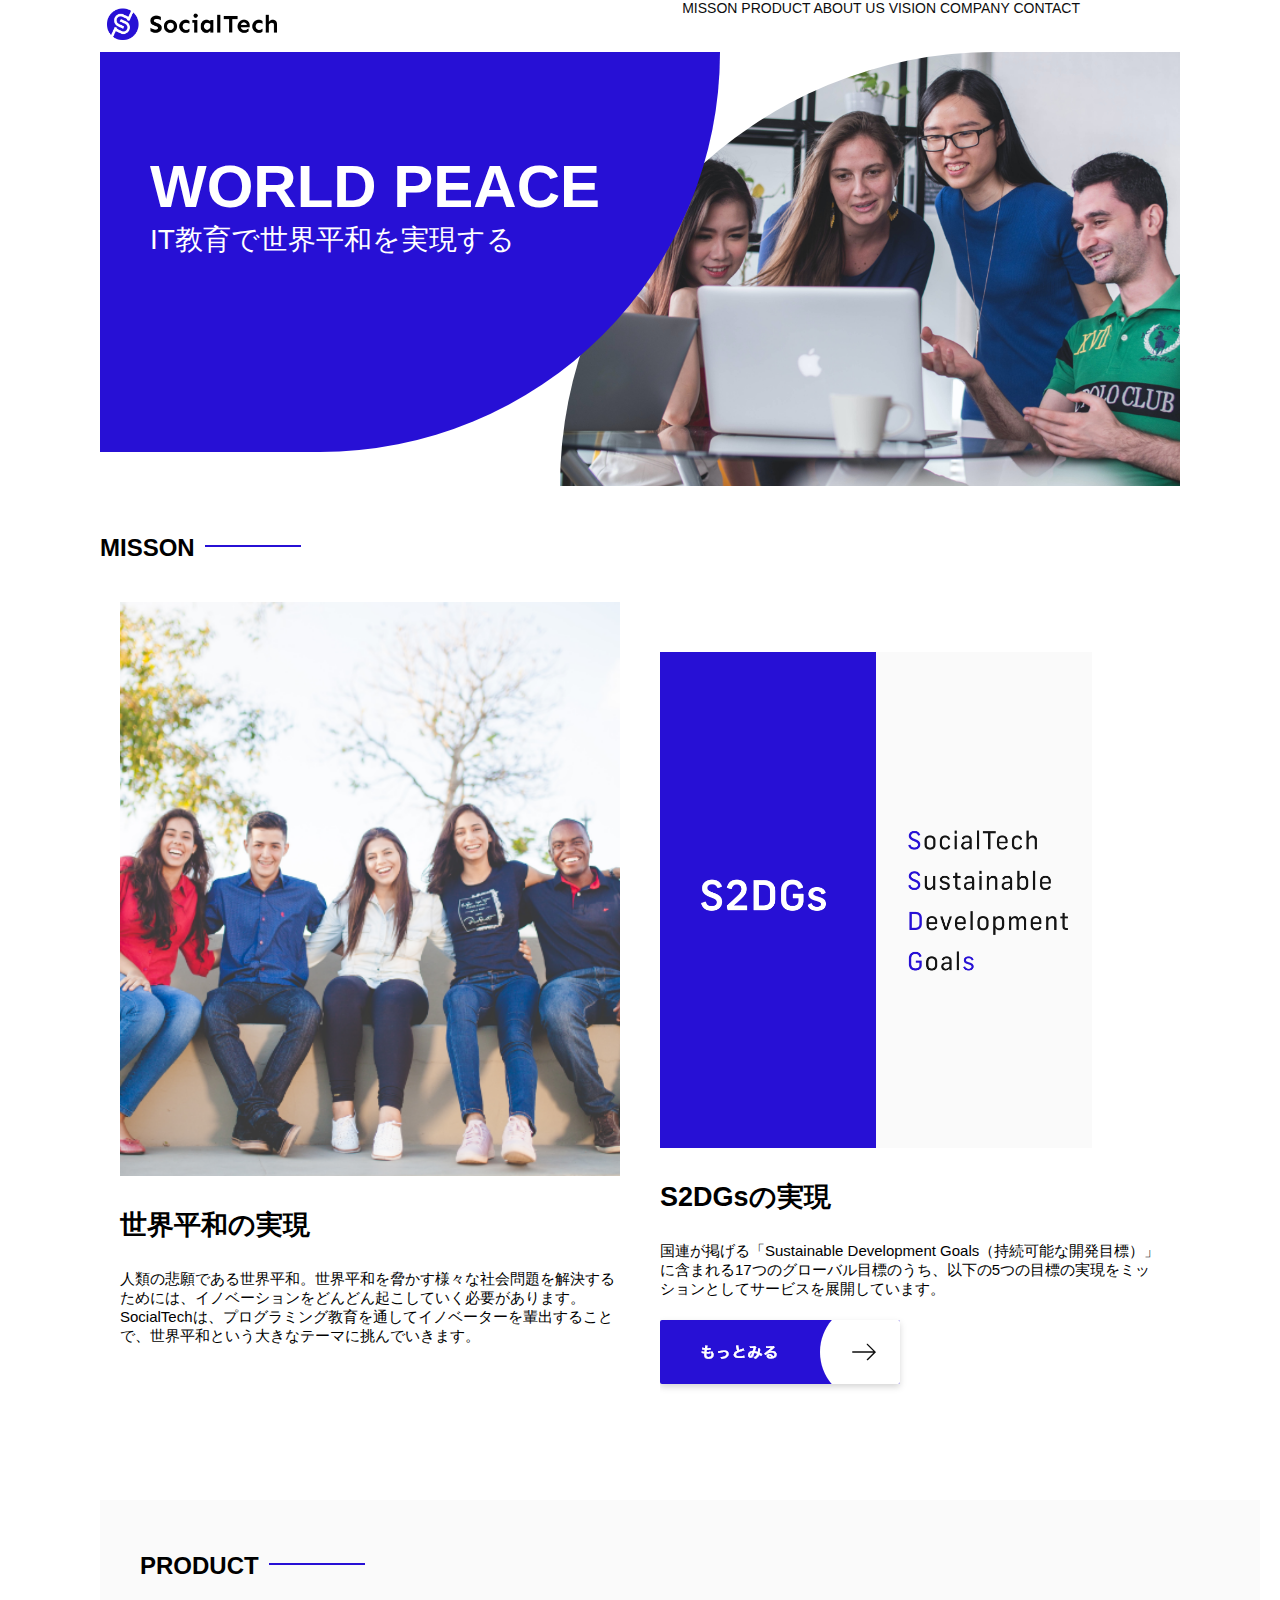
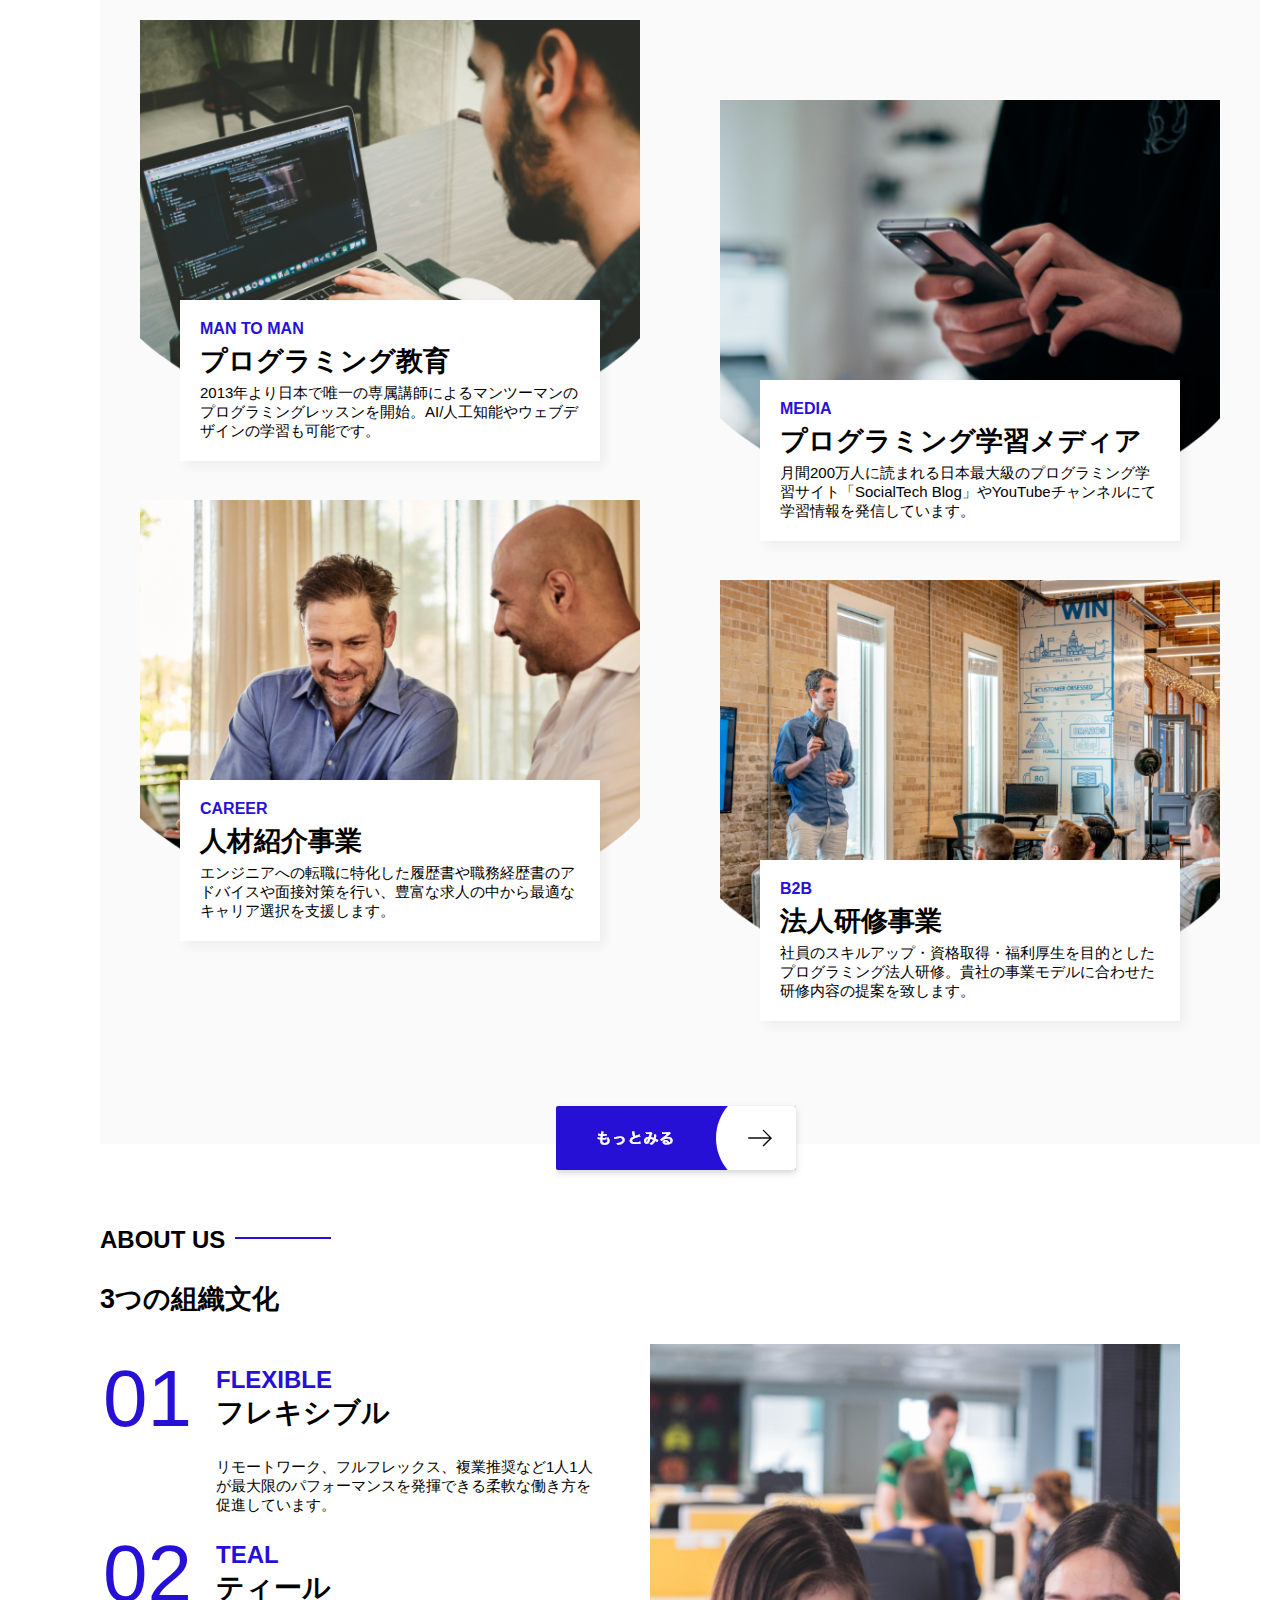
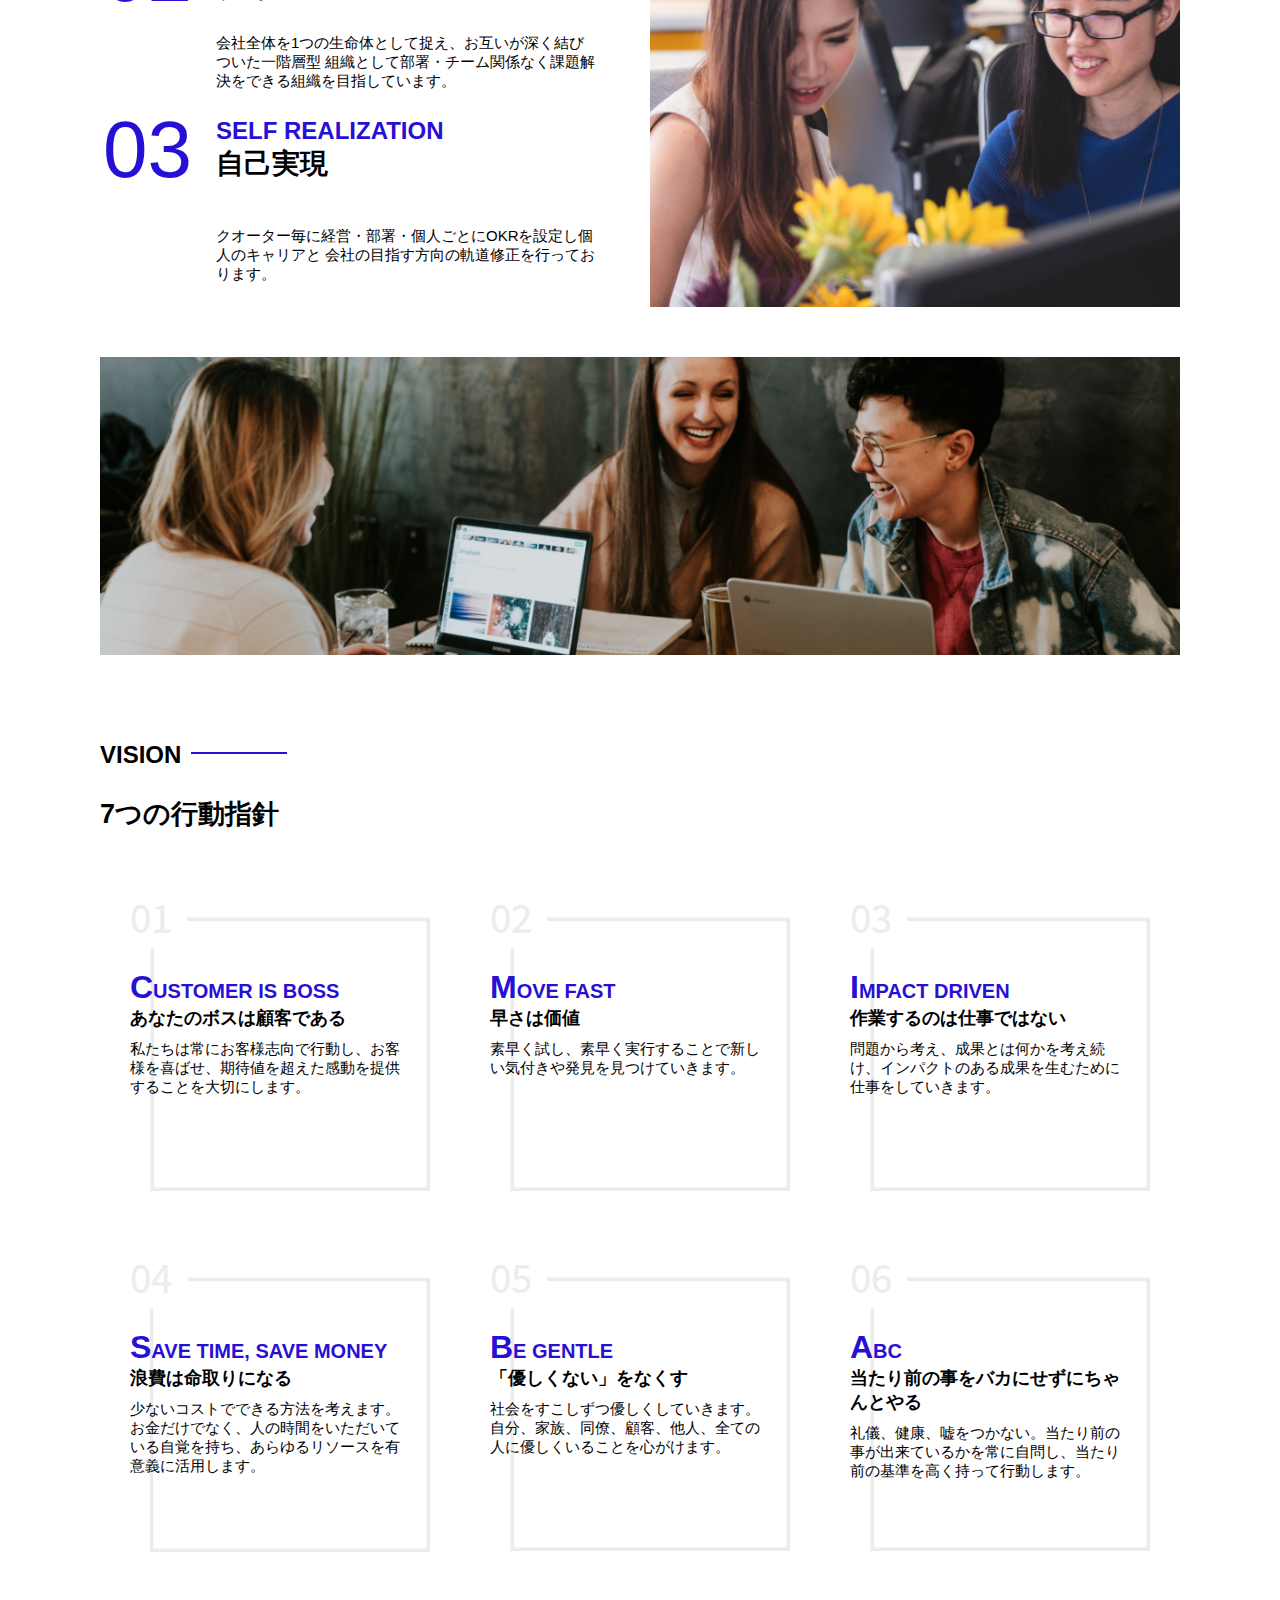
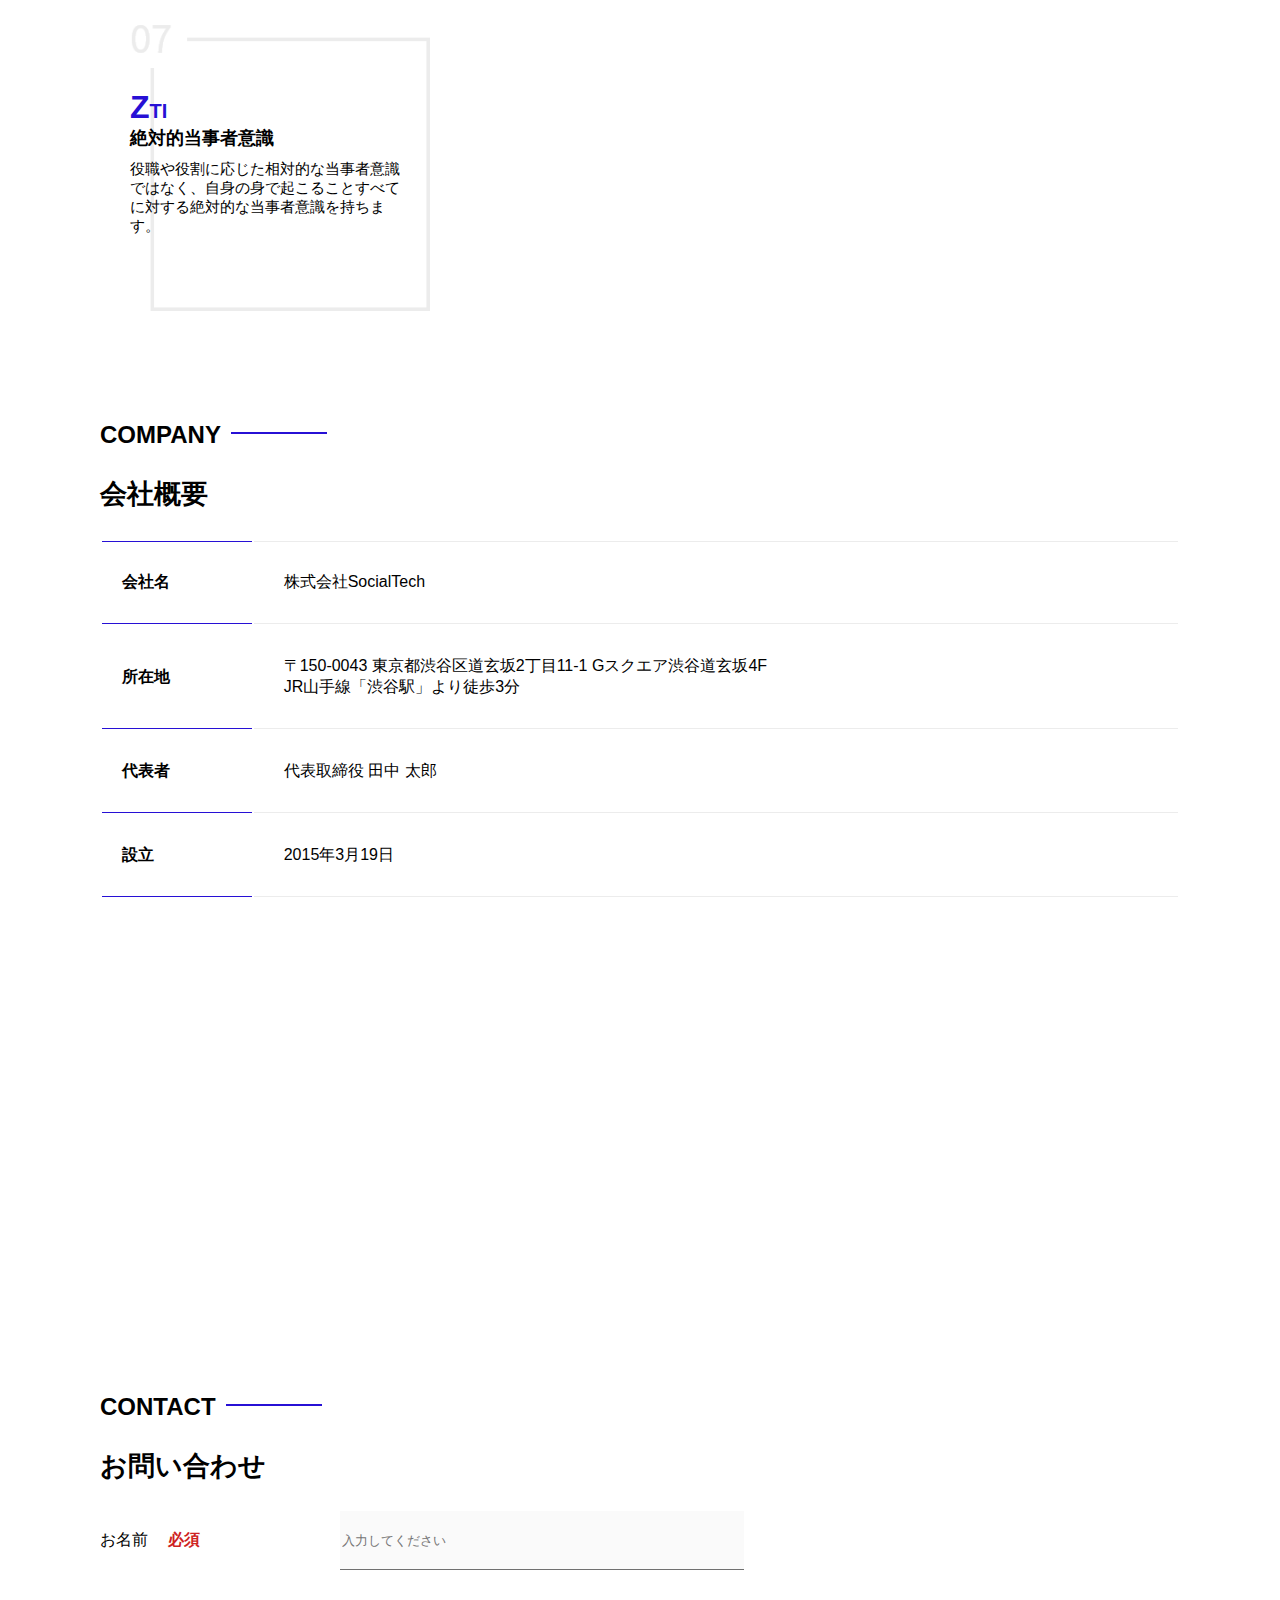
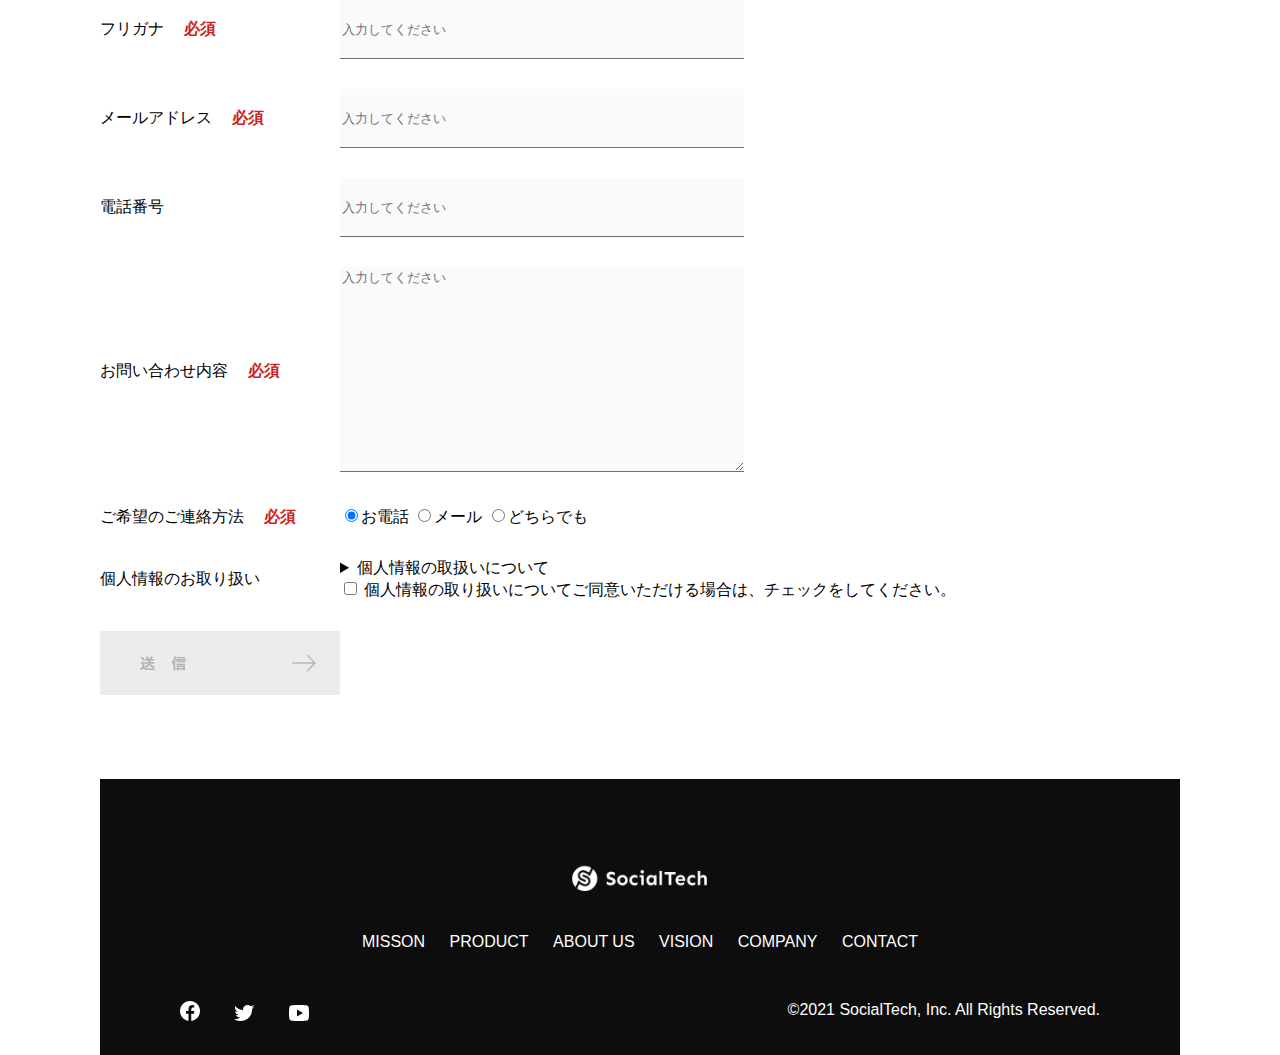
<file: index.html>
<!DOCTYPE html>
  <html>
    <head>
      <title>SocialTech</title>
        <meta charset="utf-8">
        <meta name="description" content="SocialTechはEdTech業界のリーディングカンパニーを目指します。">
          <meta name="viewport" content="width=device-width, initial-scale=1.0">
            <link rel="stylesheet" href="style.css">
        </head>
    <body>
      <!-- ヘッダー -->
      <header>
        <a href="index.html" id="logo"><img src="images/logo.png" alt="トップページに戻る"></a>
        <!--PC用ナビゲーション-->
        <nav id="nav-pc">
          <a href="mission.html">MISSON</a>
          <a href="product.html">PRODUCT</a>
          <a href="index.html#aboutus">ABOUT US</a>
          <a href="index.html#vision">VISION</a>
          <a href="index.html#company">COMPANY</a>
          <a href="index.html#contact">CONTACT</a>
        </nav>
        <img id="menu-sp" src="images/button-menu.png" alt="ナビゲーションを開く" onclick="document.getElementById('nav-sp').style.display = 'block'">
        <!--スマホ用メニューボタン-->
        <nav id="nav-sp">
          <img id="close" src="images/button-close.png" alt="ナビゲーションを閉じる" onclick="document.getElementById('nav-sp').style.display = 'none'">
          <a id="logo-sp" href="index.html" onclick="document.getElementById('nav-sp').style.display = 'none'"><img
            src="images/logo-sp.png" alt="トップページに戻る"></a>
          <a class="menu" href="mission.html" onclick="document.getElementById('nav-sp').style.display = 'none'">MISSION</a>
          <a class="menu" href="product.html" onclick="document.getElementById('nav-sp').style.display = 'none'">PRODUCT</a>
          <a class="menu" href="index.html#aboutus" onclick="document.getElementById('nav-sp').style.display = 'none'">ABOUT
            US</a>
          <a class="menu" href="index.html#vision"
            onclick="document.getElementById('nav-sp').style.display = 'none'">VISION</a>
          <a class="menu" href="index.html#company"
            onclick="document.getElementById('nav-sp').style.display = 'none'">COMPANY</a>
          <a class="menu" href="index.html#contact"
            onclick="document.getElementById('nav-sp').style.display = 'none'">CONTACT</a>
          <div id="sns">
            <a href="https://www.facebook.com/sejuku2013"><img src="images/button-facebook.png" alt="Facebookのリンク"></a>
            <a href="https://twitter.com/samuraijuku"><img src="images/button-twitter.png" alt="Twitterのリンク"></a>
            <a href="https://www.youtube.com/channel/UCCFOQO5aDK0xXam4cUQXT8g"><img src="images/button-youtube.png" alt="YouTubeのリンク"></a>
          </div>
        </nav>
      </header>
      <main>
        <article>
          <!--　メインビジュアル -->
          <section id="main-visual">
            <div id="main-message">
              <h1>WORLD PEACE</h1>
              <p>IT教育で世界平和を実現する</p>
            </div>
            <img src="images/index/index-main.png" alt="PCの周りに集まる多国籍の仲間たち">
          </section>
          <!-- mission -->
          <section id="mission">
              <h2 id="index-h2">MISSON</h2>
            <div id="mission-flex">
              <div>
                <img id="mission-photo" src="images/index/index-mission.png" alt="屋外のベンチで写真を撮影する多国籍の仲間たち">
                <h3>世界平和の実現</h3>
                <p>
                  人類の悲願である世界平和。世界平和を脅かす様々な社会問題を解決するためには、イノベーションをどんどん起こしていく必要があります。SocialTechは、プログラミング教育を通してイノベーターを輩出することで、世界平和という大きなテーマに挑んでいきます。
                </p>
              </div>
              <div>
                <img id="s2dgs" src="images/index/s2dgs.png" alt="S2DGS">
                <h3>S2DGsの実現</h3>
                <p>
                  国連が掲げる「Sustainable Development Goals（持続可能な開発目標）」に含まれる17つのグローバル目標のうち、以下の5つの目標の実現をミッションとしてサービスを展開しています。
                </p>
                  <a href="mission.html">
                    <img src="images/button-more.png" alt="もっと見る">
                  </a>
              </div>
            </div>
          </section>
          <!--プロダクト-->
          <section id="product">
            <h2 class="index-h2">PRODUCT</h2>
            <div>
              <div id="product-left">
                <div>
                  <img class="product-photo" src="images/index/index-mantoman.png" alt="PCでコードを書く男性">
                  <div class="product-explain">
                    <span>MAN TO MAN</span>
                    <h3>プログラミング教育</h3>
                    <p>2013年より日本で唯一の専属講師によるマンツーマンのプログラミングレッスンを開始。AI/人工知能やウェブデザインの学習も可能です。</p>                    
                  </div>
                </div>
                <div>
                  <img class="product-photo" src="images/index/index-career.png" alt="笑顔で話し合う2人の男性">
                  <div class="product-explain">
                    <span>CAREER</span>
                    <h3>人材紹介事業</h3>
                    <p>エンジニアへの転職に特化した履歴書や職務経歴書のアドバイスや面接対策を行い、豊富な求人の中から最適なキャリア選択を支援します。</p>
                  </div>
                </div>
              </div>
              <div id="product-right">
                <div>
                  <img class="product-photo" src="images/index/index-media.png" alt="スマートフォンを操作する人">
                  <div class="product-explain">
                    <span>MEDIA</span>
                    <h3>プログラミング学習メディア</h3>
                    <p>月間200万人に読まれる日本最大級のプログラミング学習サイト「SocialTech Blog」やYouTubeチャンネルにて学習情報を発信しています。</p>
                  </div>
                </div>
                <div>
                  <img class="product-photo" src="images/index/index-b2b.png" alt="講演中の男性とそれを聴く人々">
                  <div class="product-explain">
                    <span>B2B</span>
                    <h3>法人研修事業</h3>
                    <p>社員のスキルアップ・資格取得・福利厚生を目的としたプログラミング法人研修。貴社の事業モデルに合わせた研修内容の提案を致します。</p>
                  </div>
                </div>
              </div>
            </div>
              <div>
                <a id="product-more" href="product.html">
                  <img src="images/button-more.png" alt="もっとみる">
                </a>
              </div>
          </section>
          <!--ABOUT US-->
          <section id="aboutus">
            <h2 class="index-h2">ABOUT US</h2>
            <h3>3つの組織文化</h3>
            <div>
              <table class="culture-table">
                <tr>
                  <td><span class="culture-num">01</span></td>
                  <td>
                    <span class="culture-en">FLEXIBLE</span>
                    <span class="culture-jp">フレキシブル</span>
                  </td>
                </tr>
                <tr>
                  <td><!--空セル--></td>
                  <td>
                    <p class="culture-description">
                      リモートワーク、フルフレックス、複業推奨など1人1人が最大限のパフォーマンスを発揮できる柔軟な働き方を促進しています。
                    </p>
                  </td>
                </tr>
                <tr>
                  <td><span class="culture-num">02</span></td>
                  <td>
                    <span class="culture-en">TEAL</span>
                    <span class="culture-jp">ティール</span>
                  </td>
                </tr>
                <tr>
                  <td><!--空セル--></td>
                  <td>
                    <p class="culture-description">
                      会社全体を1つの生命体として捉え、お互いが深く結びついた一階層型
                      組織として部署・チーム関係なく課題解決をできる組織を目指しています。
                    </p>
                  </td>
                </tr>
                <tr>
                  <td><span class="culture-num">03</span></td>
                  <td>
                    <span class="culture-en">SELF REALIZATION</span>
                    <span class="culture-jp">自己実現</span>
                  </td>
                </tr>
                <tr>
                  <td><!--空セル--></td>
                  <td>
                    <p class="culutre-description">
                      クオーター毎に経営・部署・個人ごとにOKRを設定し個人のキャリアと
                      会社の目指す方向の軌道修正を行っております。
                    </p>
                  </td>
                </tr>
              </table>
              <img class="culture-img" src="images/index/index-aboutus1.png" alt="笑顔で話し合う2人の女性">
            </div>
            <img class="culture-img2" src="images/index/index-aboutus2.png" alt="笑顔で話し合う3人の男女">
          </section>
          <!--Vision-->
          <section id="vision"> 
            <h2 class="index-h2">VISION</h2>
            <h3>7つの行動指針</h3>
            <div>
              <div class="vision-box">
                <img src="images/index/vision-01.png" alt="01">
                <span>
                  <h4>CUSTOMER IS BOSS</h4>
                  <h5>あなたのボスは顧客である</h5>
                  <p>私たちは常にお客様志向で行動し、お客様を喜ばせ、期待値を超えた感動を提供することを大切にします。</p>
                </span>
              </div>
              <div class="vision-box">
                <img src="images/index/vision-02.png" alt="02">
                <span>
                  <h4>MOVE FAST</h4>
                  <h5>早さは価値</h5>
                  <p>素早く試し、素早く実行することで新しい気付きや発見を見つけていきます。</p>
                </span>
              </div>
              <div class="vision-box">
                <img src="images/index/vision-03.png" alt="03">
                <span>
                  <h4>IMPACT DRIVEN</h4>
                  <h5>作業するのは仕事ではない</h5>
                  <p>問題から考え、成果とは何かを考え続け、インパクトのある成果を生むために仕事をしていきます。</p>
                </span>
              </div>
              <div class="vision-box">
                <img src="images/index/vision-04.png" alt="04">
                <span>
                  <h4>SAVE TIME, SAVE MONEY</h4>
                  <h5>浪費は命取りになる</h5>
                  <p>少ないコストでできる方法を考えます。お金だけでなく、人の時間をいただいている自覚を持ち、あらゆるリソースを有意義に活用します。</p>
                </span>
              </div>              
              <div  class="vision-box">
                <img src="images/index/vision-05.png" alt="05">
                <span>
                  <h4>BE GENTLE</h4>
                  <h5>「優しくない」をなくす</h5>
                  <p>社会をすこしずつ優しくしていきます。自分、家族、同僚、顧客、他人、全ての人に優しくいることを心がけます。 </p>
                </span>
              </div>              
              <div class="vision-box">
                <img src="images/index/vision-06.png" alt="06">
                <span>
                  <h4>ABC</h4>
                  <h5>当たり前の事をバカにせずにちゃんとやる</h5>
                  <p>礼儀、健康、嘘をつかない。当たり前の事が出来ているかを常に自問し、当たり前の基準を高く持って行動します。</p>
                </span>
              </div>
              <div class="vision-box">
                <img src="images/index/vision-07.png" alt="07">
                <span>
                  <h4>ZTI</h4>
                  <h5>絶対的当事者意識</h5>
                  <p>役職や役割に応じた相対的な当事者意識ではなく、自身の身で起こることすべてに対する絶対的な当事者意識を持ちます。</p>
                </span>
              </div>
            </div>
          </section>
          <!--COMPANY-->
          <section id="company">
            <h2 class="index-h2">COMPANY</h2>
            <h3>会社概要</h3>
            <table id="company-table">
              <tr>
                <th class="tableheader-first">会社名</th>
                <td class="cell-first">株式会社SocialTech</td>
              </tr>
              <tr>
                <th class="tableheader">所在地</th>
                <td class="cell">〒150-0043 東京都渋谷区道玄坂2丁目11-1 Gスクエア渋谷道玄坂4F<br>JR山手線「渋谷駅」より徒歩3分</td>
              </tr>
              <tr>
                <th class="tableheader">代表者</th>
                <td class="cell">代表取締役 田中 太郎</td>
              </tr>
              <tr>
                <th class="tableheader">設立</th>
                <td class="cell">2015年3月19日</td>
              </tr> 
            </table>
            <iframe src="https://www.google.com/maps/embed?pb=!1m18!1m12!1m3!1d3241.7761314188992!2d139.69400201525812!3d35.65788688019975!2m3!1f0!2f0!3f0!3m2!1i1024!2i768!4f13.1!3m3!1m2!1s0x60188b55ffeee63f%3A0x73330361de4fb84f!2z44CSMTUwLTAwNDMg5p2x5Lqs6YO95riL6LC35Yy66YGT546E5Z2C77yS5LiB55uu77yR77yR4oiSMSBHIDRm!5e0!3m2!1sja!2sjp!4v1652971761822!5m2!1sja!2sjp" style="border:0;" allowfullscreen="" loading="lazy" referrerpolicy="no-referrer-when-downgrade"></iframe>
          </section>
          <!--Form-->
          <section id="contact">
            <h2 class="index-h2">CONTACT</h2>
            <h3>お問い合わせ</h3>
              <form action="https://api.staticforms.xyz/submit" method="post">
                <input type="text" name="honeypot" style="display:none">
                <!-- STATIC FORMSのアクセスキー -->
                <input type="hidden" name="accessKey" value="6034f574-25b8-4afe-ab5f-4c022c1eb957">
                <!--メールのタイトル-->
                <input type="hidden" name="subject" value="Webサイトからお問い合わせがありました" />
                <!--送信先のメールアドレスをvalueに設定する-->
                <input type="hidden" name="replyTo" value="funfun2015doradora@gmail.com">
                <!--redirectToのURLは公開後のURLへリンクする-->
                <input type="hidden" name="redirectTo"  value="">
              <div>
                <div class="contact-heading">
                  <label>お名前<span class="contact-span">必須</span></label>
                </div>
                <div class="contact-form">
                  <input type="text" name="name" placeholder="入力してください" class="contact-textbox">
                </div>
              </div>
              <div>
                <div class="contact-heading">
                  <label>フリガナ<span class="contact-span">必須</span></label>
                </div>
                <div>
                  <input type="text" name="furigana" placeholder="入力してください" class="contact-textbox"> 
                </div>
              </div>
              <div>
                <div class="contact-heading">
                  <label>メールアドレス<span class="contact-span">必須</span></label>
                </div>
                <div>
                  <input type="text" name="email" placeholder="入力してください" class="contact-textbox"> 
                </div>
              </div>
              <div>
                <div class="contact-heading">
                  <label>電話番号</label>
                </div>
                <div>
                  <input type="text" name="tel" placeholder="入力してください" class="contact-textbox"> 
                </div>
              </div>
              <div>
                <div class="contact-heading">
                  <label>お問い合わせ内容<span class="contact-span">必須</span></label>
                </div>
                <div>
                  <textarea class="contact-textarea" placeholder="入力してください" name="message"></textarea>
                </div>
              </div>
              <div>
                <div class="contact-heading">
                  <label>ご希望のご連絡方法<span class="contact-span">必須</span></label>
                </div>
                <div>
                  <input class="radiobutton" type="radio" value="tel" name="contact" checked><label>お電話</label>
                  <input class="radiobutton" type="radio" value="email" name="contact"><label>メール</label>
                  <input class="radiobutton" type="radio" value="both" name="contact"><label>どちらでも</label>
                </div>
              </div>
              <div>
                <div class="contact-heading">
                  <label>個人情報のお取り扱い</label>
                </div>
                <div>
                  <details>
                    <summary>個人情報の取扱いについて</summary>
                    <div>
                      <span>１．組織の名称又は氏名</span><br>
                      株式会社SocialTech<br><br>
                      <span>２．個人情報保護管理者（若しくはその代理人）の氏名又は職名、所属及び連絡先
                        鈴木 一郎 コーポレート部</span><br>
                      メールアドレス：support@socialtech.net<br>
                      TEL：03-xxxx-xxxx<br>
                      <span>３．個人情報の利用目的</span><br>
                      ・本サービス及び本サービスに関連する情報の提供又はそれらに関する連絡のため<br>
                      ・ユーザーの本人確認のため<br>
                      ・当社サービスのご案内のため<br>
                      ・当社の商品等の広告または宣伝（電子メールによるものを含むものとします。）<br><br>
                      <span>４．個人情報の取り扱い業務の委託</span><br>
                      個人情報の取扱業務の全部または一部を外部に業務委託する場合があります。<br>
                      その際、弊社は、個人情報を適切に保護できる管理体制を敷き実行していることを条件として<br>
                      委託先を厳選したうえで、機密保持契約を委託先と締結し、お客様の個人情報を厳密に管理させます。<br><br>
                      <span>５．個人情報の開示等の請求</span><br>
                      お客様は、弊社に対してご自身の個人情報の開示等（利用目的の通知、開示、内容の訂正・追加・削除、利用の停止または消去、第三者への提供の停止）に関して、当社問合わせ窓口に申し出ることができます。<br>
                      その際、弊社はお客様ご本人を確認させていただいたうえで、合理的な期間内に対応いたします。<br><br>
                      なお、個人情報に関する弊社問合わせ先は、次の通りです。<br><br>
                      株式会社SocialTech　個人情報問合せ窓口<br>
                      〒150-0043　東京都渋谷区道玄坂2丁目11-1 Ｇスクエア渋谷道玄坂 4F<br>
                      メールアドレス：support@socialtech.net　TEL：03-xxxx-xxxx<br><br>
                      <span>６．個人情報を提供されることの任意性について</span><br><br>
                      お客様がご自身の個人情報を弊社に提供されるか否かは、お客様のご判断によりますが、もしご提供されない場合には、適切なサービスが提供できない場合がありますので予めご了承ください。
                    </div>
                  </details>
                  <input type="checkbox" name="agree">
                  <span>個人情報の取り扱いについてご同意いただける場合は、チェックをしてください。</span>
                </div>
              </div>
              <input type="image" value="Submit" src="images/button-submit.png" alt="送信する">
            </form>
          </section>
        </article>
      </main>
    </body>
    <footer>
      <div id="footer-logo">
        <img src="images/logo-sp.png" alt="SocialTech">
      </div>
      <div id="footer-link">
        <a href="mission.html">MISSON</a>
        <a href="product.html">PRODUCT</a>
        <a href="index.html#aboutus">ABOUT US</a>
        <a href="index.html#vision">VISION</a>
        <a href="index.html#company">COMPANY</a>
        <a href="index.html#contact">CONTACT</a>
      </div>
      <div id="sns-footer">
        <a href="https://www.facebook.com/sejuku2013"><img src="images/button-facebook.png" alt="Facebookのリンク"></a>
        <a href="https://twitter.com/samuraijuku"><img src="images/button-twitter.png" alt="Twitterのリンク"></a>
        <a href="https://www.youtube.com/channel/UCCFOQO5aDK0xXam4cUQXT8g"><img src="images/button-youtube.png" alt="YouTubeのリンク"></a>
        <span id="copyright">&copy;2021 SocialTech, Inc. All Rights Reserved. </span>
      </div>
    </footer>
  </html>
</file>
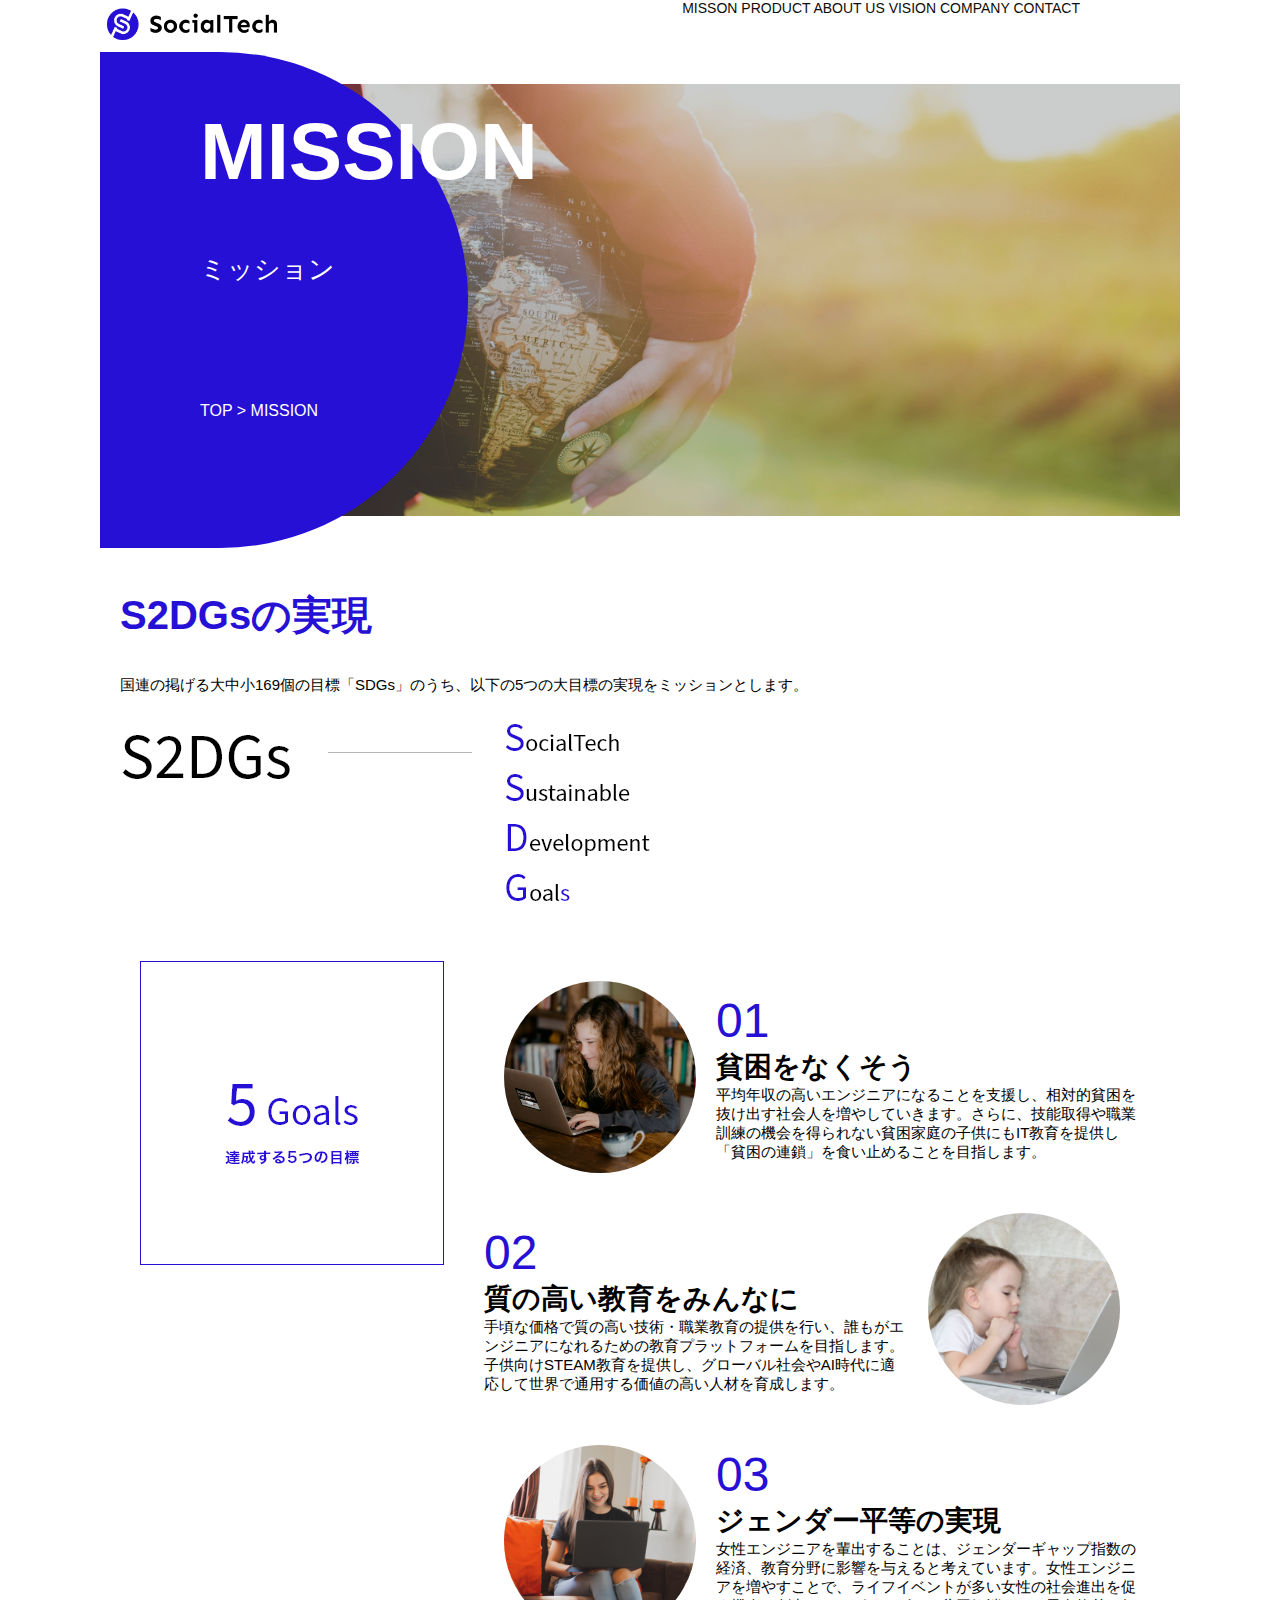
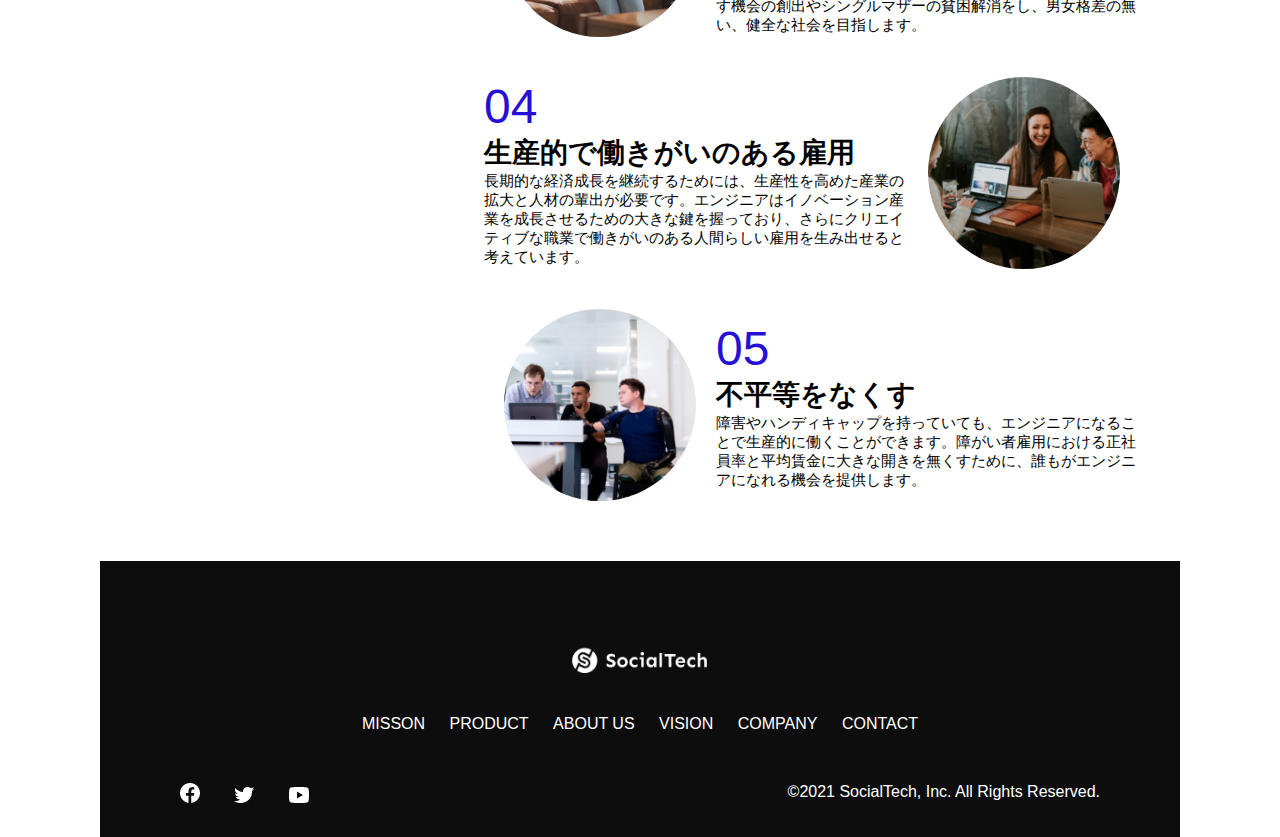
<file: mission.html>
<!DOCTYPE html>
  <html>
    <head>
      <title>SocialTech - MISSION ミッション -</title>
      <meta charset="utf-8">
      <meta name="description" content="SocialTechが目指す5つの目標（S2DGs）を紹介します">
        <meta name="viewport" content="width=device-width, initial-scale=1.0">
        <link rel="stylesheet" href="style.css">
    </head>
    <body>
      <header>
        <a href="index.html" id="logo"><img src="images/logo.png" alt="トップページに戻る"></a>
        <!--PC用ナビゲーション-->
        <nav id="nav-pc">
          <a href="mission.html">MISSON</a>
          <a href="product.html">PRODUCT</a>
          <a href="index.html#aboutus">ABOUT US</a>
          <a href="index.html#vision">VISION</a>
          <a href="index.html#company">COMPANY</a>
          <a href="index.html#contact">CONTACT</a>
        </nav>
        <img id="menu-sp" src="images/button-menu.png" alt="ナビゲーションを開く" onclick="document.getElementById('nav-sp').style.display = 'block'">
        <!--スマホ用メニューボタン-->
        <nav id="nav-sp">
          <img id="close" src="images/button-close.png" alt="ナビゲーションを閉じる" onclick="document.getElementById('nav-sp').style.display = 'none'">
          <a id="logo-sp" href="index.html" onclick="document.getElementById('nav-sp').style.display = 'none'"><img
            src="images/logo-sp.png" alt="トップページに戻る"></a>
          <a class="menu" href="mission.html" onclick="document.getElementById('nav-sp').style.display = 'none'">MISSION</a>
          <a class="menu" href="product.html" onclick="document.getElementById('nav-sp').style.display = 'none'">PRODUCT</a>
          <a class="menu" href="index.html#aboutus" onclick="document.getElementById('nav-sp').style.display = 'none'">ABOUT
            US</a>
          <a class="menu" href="index.html#vision"
            onclick="document.getElementById('nav-sp').style.display = 'none'">VISION</a>
          <a class="menu" href="index.html#company"
            onclick="document.getElementById('nav-sp').style.display = 'none'">COMPANY</a>
          <a class="menu" href="index.html#contact"
            onclick="document.getElementById('nav-sp').style.display = 'none'">CONTACT</a>
          <div id="sns">
            <a href="https://www.facebook.com/sejuku2013"><img src="images/button-facebook.png" alt="Facebookのリンク"></a>
            <a href="https://twitter.com/samuraijuku"><img src="images/button-twitter.png" alt="Twitterのリンク"></a>
            <a href="https://www.youtube.com/channel/UCCFOQO5aDK0xXam4cUQXT8g"><img src="images/button-youtube.png" alt="YouTubeのリンク"></a>
          </div>
        </nav>
      </header>
      <main>
      <!--メインビジュアル-->
        <section id="mission-main">
          <div id="mission-title">
            <h1>MISSION</h1>
            <span>ミッション</span>
            <div>TOP > MISSION</div>
          </div>
        </section>
      <!--「S2DGs」セクション-->
        <section id="mission-s2dgs">
          <h2 class="mission-h2">S2DGsの実現</h2>
          <p>国連の掲げる大中小169個の目標「SDGs」のうち、以下の5つの大目標の実現をミッションとします。</p>
          <img src="images/mission/mission-s2dgs.png" alt="S2DGs">
        </section>
      <!--「5Goals」セクション--> 
        <section id="mission-5goals">
          <div>
            <img id="s2dgs-image" src="images/mission/mission-5goals.png" alt="5Goals">
          </div>
          <div>
            <div class="fivegoals-image-left" >
              <img src="images/mission/mission-5goals01.png" alt="">
              <div>
                <span class="fivegoals-number">01</span>
                <h3 class="fivegoals-h3">貧困をなくそう</h3>
                <p class="fivegoals-p">平均年収の高いエンジニアになることを支援し、相対的貧困を抜け出す社会人を増やしていきます。さらに、技能取得や職業訓練の機会を得られない貧困家庭の子供にもIT教育を提供し「貧困の連鎖」を食い止めることを目指します。</p>
              </div>
            </div>
          <!--
            <p><span class="text1">↑</span>がdisplay:flex を使用した結果。<span class="text1">↓</span>がfloatを使用した結果</p> 
            <div>
              <img class="fivegoals-image-left1" src="images/mission/mission-5goals01.png" alt="PCを操作する女の子">
              <span class="fivegoals-number">01</span>
              <h3 class="fivegoals-h3">貧困をなくそう</h3>
              <p class="fivegoals-p">
                平均年収の高いエンジニアになることを支援し、相対的貧困を抜け出す社会人を増やしていきます。さらに、技能取得や職業訓練の機会を得られない貧困家庭の子供にもIT教育を提供し「貧困の連鎖」を食い止めることを目指します。
              </p>
            </div>
          -->
            <div class="fivegoals-image-right">
              <div>
                <span class="fivegoals-number">02</span>
                <h3 class="fivegoals-h3">質の高い教育をみんなに</h3>
                <p class="fivegoals-p">手頃な価格で質の高い技術・職業教育の提供を行い、誰もがエンジニアになれるための教育プラットフォームを目指します。子供向けSTEAM教育を提供し、グローバル社会やAI時代に適応して世界で通用する価値の高い人材を育成します。</p>
              </div>
              <img src="images/mission/mission-5goals02.png" alt="">
            </div>
            <!--
            <div>
              <div>
                <span class="fivegoals-number">02</span>
                <h3 class="fivegoals-h3">質の高い教育をみんなに</h3>
                <p class="fivegoals-p">手頃な価格で質の高い技術・職業教育の提供を行い、誰もがエンジニアになれるための教育プラットフォームを目指します。子供向けSTEAM教育を提供し、グローバル社会やAI時代に適応して世界で通用する価値の高い人材を育成します。</p>
              </div>
              <img  class="fivegoals-image-right1" src="images/mission/mission-5goals02.png" alt="">
            </div>
            -->
            <div class="fivegoals-image-left">
              <img src="images/mission/mission-5goals03.png" alt="">
              <div>
                <span class="fivegoals-number">03</span>
                <h3 class="fivegoals-h3">ジェンダー平等の実現</h3>
                <p class="fivegoals-p">女性エンジニアを輩出することは、ジェンダーギャップ指数の経済、教育分野に影響を与えると考えています。女性エンジニアを増やすことで、ライフイベントが多い女性の社会進出を促す機会の創出やシングルマザーの貧困解消をし、男女格差の無い、健全な社会を目指します。</p>
              </div>
            </div>

            <div  class="fivegoals-image-right">
              <div>
                <span class="fivegoals-number">04</span>
                <h3 class="fivegoals-h3">生産的で働きがいのある雇用</h3>
                <p class="fivegoals-p">長期的な経済成長を継続するためには、生産性を高めた産業の拡大と人材の輩出が必要です。エンジニアはイノベーション産業を成長させるための大きな鍵を握っており、さらにクリエイティブな職業で働きがいのある人間らしい雇用を生み出せると考えています。</p>
              </div>
              <img src="images/mission/mission-5goals04.png" alt="">
            </div>

            <div  class="fivegoals-image-left">
              <img src="images/mission/mission-5goals05.png" alt="">
              <div>
                <span class="fivegoals-number">05</span>
                <h3 class="fivegoals-h3">不平等をなくす</h3>
                <p class="fivegoals-p">障害やハンディキャップを持っていても、エンジニアになることで生産的に働くことができます。障がい者雇用における正社員率と平均賃金に大きな開きを無くすために、誰もがエンジニアになれる機会を提供します。</p>
              </div>
            </div>
            
          </div>
        </section>
      </main>
      <footer>
        <div id="footer-logo">
          <img src="images/logo-sp.png" alt="SocialTech">
        </div>
        <div id="footer-link">
          <a href="mission.html">MISSON</a>
          <a href="product.html">PRODUCT</a>
          <a href="index.html#aboutus">ABOUT US</a>
          <a href="index.html#vision">VISION</a>
          <a href="index.html#company">COMPANY</a>
          <a href="index.html#contact">CONTACT</a>
        </div>
        <div id="sns-footer">
          <a href="https://www.facebook.com/sejuku2013"><img src="images/button-facebook.png" alt="Facebookのリンク"></a>
          <a href="https://twitter.com/samuraijuku"><img src="images/button-twitter.png" alt="Twitterのリンク"></a>
          <a href="https://www.youtube.com/channel/UCCFOQO5aDK0xXam4cUQXT8g"><img src="images/button-youtube.png" alt="YouTubeのリンク"></a>
          <span id="copyright">&copy;2021 SocialTech, Inc. All Rights Reserved. </span>
        </div>
      </footer>
    </body>
  </html>
</file>
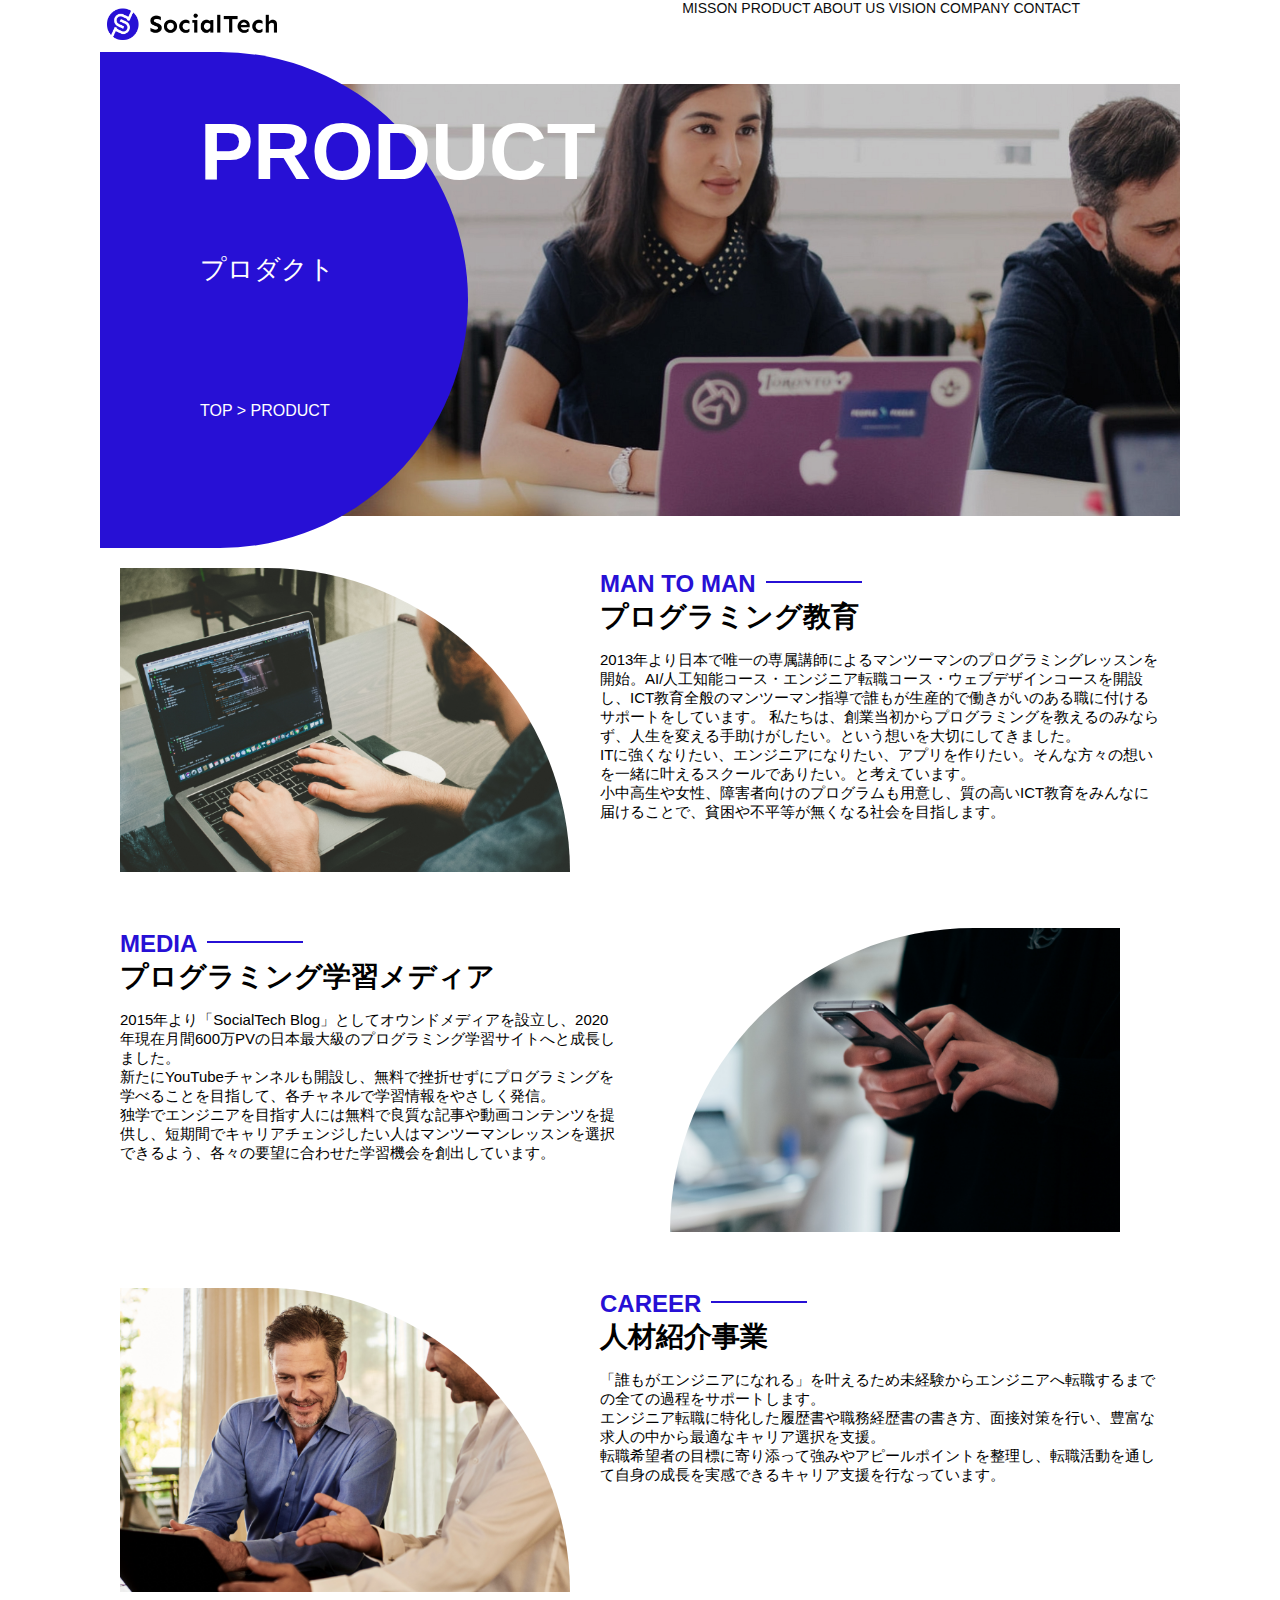
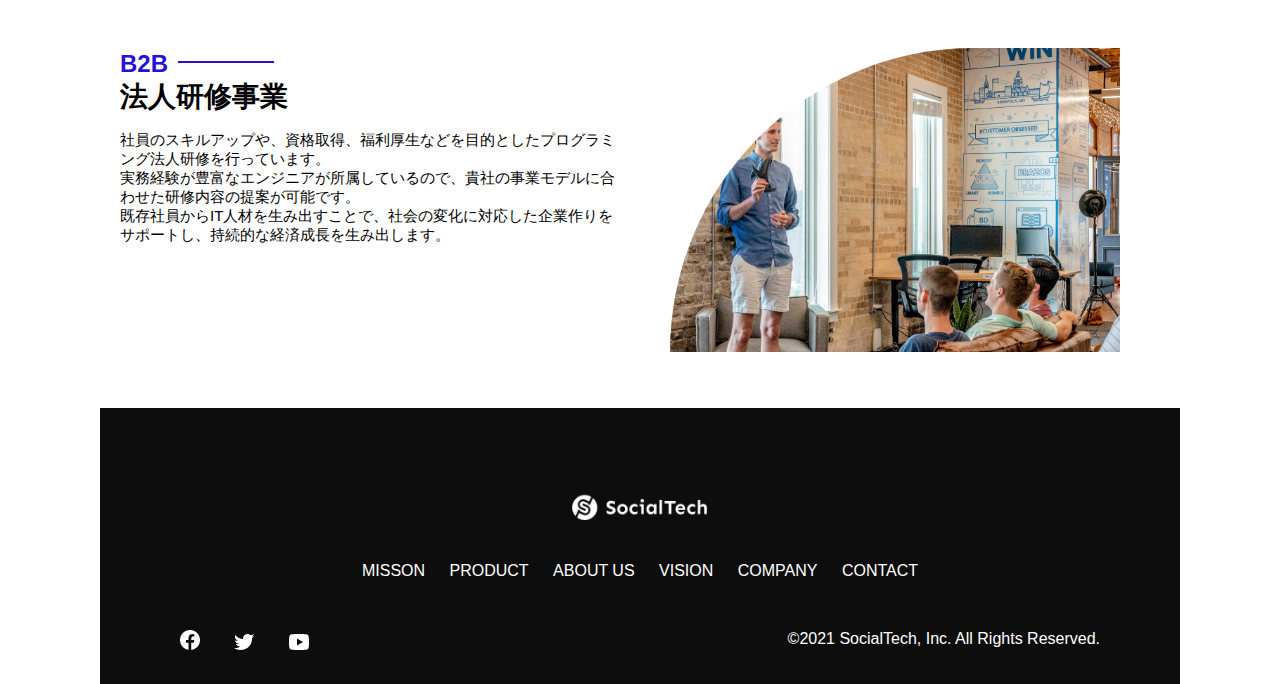
<file: product.html>
<!DOCTYPE html>
  <html>
    <head>
      <title>SocialTech -PRODUCT プロダクト-</title>
      <meta charset="utf-8">
      <meta name="description" content="SocialTechの4つのプロダクトを紹介しま
      す">
        <meta name="viewport" content="width=device-width, initial-scale=1.0">
        <link rel="stylesheet" href="style.css">
    </head>
    <body>
      <header>
        <a href="index.html" id="logo"><img src="images/logo.png" alt="トップページに戻る"></a>
        <!--PC用ナビゲーション-->
        <nav id="nav-pc">
          <a href="mission.html">MISSON</a>
          <a href="product.html">PRODUCT</a>
          <a href="index.html#aboutus">ABOUT US</a>
          <a href="index.html#vision">VISION</a>
          <a href="index.html#company">COMPANY</a>
          <a href="index.html#contact">CONTACT</a>
        </nav>
        <img id="menu-sp" src="images/button-menu.png" alt="ナビゲーションを開く" onclick="document.getElementById('nav-sp').style.display = 'block'">
        <!--スマホ用メニューボタン-->
        <nav id="nav-sp">
          <img id="close" src="images/button-close.png" alt="ナビゲーションを閉じる" onclick="document.getElementById('nav-sp').style.display = 'none'">
          <a id="logo-sp" href="index.html" onclick="document.getElementById('nav-sp').style.display = 'none'"><img
            src="images/logo-sp.png" alt="トップページに戻る"></a>
          <a class="menu" href="mission.html" onclick="document.getElementById('nav-sp').style.display = 'none'">MISSION</a>
          <a class="menu" href="product.html" onclick="document.getElementById('nav-sp').style.display = 'none'">PRODUCT</a>
          <a class="menu" href="index.html#aboutus" onclick="document.getElementById('nav-sp').style.display = 'none'">ABOUT
            US</a>
          <a class="menu" href="index.html#vision"
            onclick="document.getElementById('nav-sp').style.display = 'none'">VISION</a>
          <a class="menu" href="index.html#company"
            onclick="document.getElementById('nav-sp').style.display = 'none'">COMPANY</a>
          <a class="menu" href="index.html#contact"
            onclick="document.getElementById('nav-sp').style.display = 'none'">CONTACT</a>
          <div id="sns">
            <a href="https://www.facebook.com/sejuku2013"><img src="images/button-facebook.png" alt="Facebookのリンク"></a>
            <a href="https://twitter.com/samuraijuku"><img src="images/button-twitter.png" alt="Twitterのリンク"></a>
            <a href="https://www.youtube.com/channel/UCCFOQO5aDK0xXam4cUQXT8g"><img src="images/button-youtube.png" alt="YouTubeのリンク"></a>
          </div>
        </nav>
      </header>
      <main>
        <!--メインビジュアル-->
        <section id="product-main">
          <div id="product-title">
            <h1>PRODUCT</h1>
            <span>プロダクト</span>
            <div>TOP > PRODUCT</div>
          </div>
        </section>
        <!--メインコンテンツ-->
        <section class="product-section1">
          <img class="product-imge2" src="images/product/product-mantoman.png" alt="PCでコードを書く男性">
          <div>
            <h2 class="product-h2">MAN TO MAN</h2>
            <h3 class="product-h3">プログラミング教育</h3>
            <p>
              2013年より日本で唯一の専属講師によるマンツーマンのプログラミングレッスンを開始。AI/人工知能コース・エンジニア転職コース・ウェブデザインコースを開設し、ICT教育全般のマンツーマン指導で誰もが生産的で働きがいのある職に付けるサポートをしています。
              私たちは、創業当初からプログラミングを教えるのみならず、人生を変える手助けがしたい。という想いを大切にしてきました。<br>ITに強くなりたい、エンジニアになりたい、アプリを作りたい。そんな方々の想いを一緒に叶えるスクールでありたい。と考えています。<br>小中高生や女性、障害者向けのプログラムも用意し、質の高いICT教育をみんなに届けることで、貧困や不平等が無くなる社会を目指します。
            </p>
          </div>
        </section>

        <section class="product-section2">
          <div>
            <h2 class="product-h2">MEDIA</h2>
            <h3 class="product-h3">プログラミング学習メディア</h3>
            <p>2015年より「SocialTech
              Blog」としてオウンドメディアを設立し、2020年現在月間600万PVの日本最大級のプログラミング学習サイトへと成長しました。<br>新たにYouTubeチャンネルも開設し、無料で挫折せずにプログラミングを学べることを目指して、各チャネルで学習情報をやさしく発信。<br>独学でエンジニアを目指す人には無料で良質な記事や動画コンテンツを提供し、短期間でキャリアチェンジしたい人はマンツーマンレッスンを選択できるよう、各々の要望に合わせた学習機会を創出しています。
            </p>
          </div>
          <img class="product-imge2" src="images/product/product-media.png" alt="スマートフォンを操作する人">
        </section>

        <section class="product-section1">
          <img src="images/product/product-career.png" alt="笑顔で話し合う2人の男性">
          <div>
            <h2 class="product-h2">CAREER</h2>
            <h3 class="product-h3">人材紹介事業</h3>
            <p>
              「誰もがエンジニアになれる」を叶えるため未経験からエンジニアへ転職するまでの全ての過程をサポートします。<br>エンジニア転職に特化した履歴書や職務経歴書の書き方、面接対策を行い、豊富な求人の中から最適なキャリア選択を支援。<br>転職希望者の目標に寄り添って強みやアピールポイントを整理し、転職活動を通して自身の成長を実感できるキャリア支援を行なっています。<br>
            </p>
          </div>
        </section>
        
        <section class="product-section2">
          <div>
            <h2 class="product-h2">B2B</h2>
            <h3 class="product-h3">法人研修事業</h3>
            <p>
              社員のスキルアップや、資格取得、福利厚生などを目的としたプログラミング法人研修を行っています。<br>実務経験が豊富なエンジニアが所属しているので、貴社の事業モデルに合わせた研修内容の提案が可能です。<br>既存社員からIT人材を生み出すことで、社会の変化に対応した企業作りをサポートし、持続的な経済成長を生み出します。
            </p>
          </div>
          <img src="images/product/product-b2b.png" alt="講演中の男性とそれを聴く人々">
        </section>

        <section></section>

      </main>
      <footer>
        <div id="footer-logo">
          <img src="images/logo-sp.png" alt="SocialTech">
        </div>
        <div id="footer-link">
          <a href="mission.html">MISSON</a>
          <a href="product.html">PRODUCT</a>
          <a href="index.html#aboutus">ABOUT US</a>
          <a href="index.html#vision">VISION</a>
          <a href="index.html#company">COMPANY</a>
          <a href="index.html#contact">CONTACT</a>
        </div>
        <div id="sns-footer">
          <a href="https://www.facebook.com/sejuku2013"><img src="images/button-facebook.png" alt="Facebookのリンク"></a>
          <a href="https://twitter.com/samuraijuku"><img src="images/button-twitter.png" alt="Twitterのリンク"></a>
          <a href="https://www.youtube.com/channel/UCCFOQO5aDK0xXam4cUQXT8g"><img src="images/button-youtube.png" alt="YouTubeのリンク"></a>
          <span id="copyright">&copy;2021 SocialTech, Inc. All Rights Reserved. </span>
        </div>
      </footer>
    </body>
  </html>
</file>
<file: style.css>
/* PC、スマホの共通スタイルを設定 */
body {
  font-family: "Source Sans Pro","Hiragino Kaku Gothic ProN", Meiryo, Arial, sans-serif;
}

p {
  font-size: 15px;
}


/* ========================
PC用STYLE
==========================*/
@media screen and (min-width:768px) {
/* 横幅設定 */
  body {
    max-width: 1080px;
    min-width: 960px;
    margin : 0 auto 0 auto;
  }

  /* ヘッダー */
  header {
    display: flex;
    max-width: 980px;
    justify-content: space-between;
    margin: 0 auto 0 aut0;
  }

  /* ナビゲーションのレイアウト */
  #nav-pc {
    text-align: right;
    font-size: 14px;
  }
  #nav-pc > a {
    text-decoration: none;
  }
  #nav-pc > a:link {
    color:#0d0d0d ;
  }
  #nav-pc > a:hover {
    text-decoration: underline;
    color:#0d0d0d
  }
  #nav-pc > a:visited {
    color:#0d0d0d ;
  }
  #nav-pc > a:active {
    color:#0d0d0d;
  }
  /* スマホメニュー非表示 */
  #nav-sp, #menu-sp {
    display: none;
  }

  /* maintextのレイアウト */
  #main-visual {
    position:relative;
    height: 400px;
  }
  #main-message {
    position: absolute;
    top: 0;
    left: 0;
    background-color: #2710d5;
    color:white;
    border-bottom-right-radius: 476px;
    height: 100%;
    width: 100%;
    max-width: 620px;
    z-index: 11;
  }
  #main-message > h1 {
    font-size: 60px;
    font-weight: bold;
    margin: 100px 0 0 50px;
  }
  #main-message > p {
    font-size: 28px;
    margin: 0 0 0 50px
  }
  #main-visual > img {
    position:absolute;
    max-width: 620px;
    border-radius: 476px 0 0 0;
    top:0;
    right:0;
    z-index: 10;
  }

  /* 見出し */
  h2 {
    margin-top: 40px;
  }
  h2::after {
    content: url(images/line.png);
    margin-left:10px;
  }
  h3 {
    font-size:27px;
  }

  /* misson */
  #mission {
  margin: 80px auto 80px auto; 
  width: 100%;
  }
  #mission-flex {
    display: flex;
    width:100%;
  }
  #mission-flex > div {
    width : 50%;
    margin: 20px;
  }
  #mission-photo {
    width :100%;
  }
  #s2dgs {
    margin-top :50px;
  }

  /* product */
  #product {
    background-color: #fafafa;
    width:100%;
    margin:80px 0 80px 0;
    padding:10px 40px 0 40px;
  }
  #product > div {
    margin-top:40px;
    display:flex;
  }

  #product-left {
    width: 50%;
    margin-right: 20px;
  }
  #product-right {
    width: 50%;
    margin-top:80px;
    margin-left:20px; 
  }

  /* 画像＋説明の枠 */
  #product-left > div {
    position:relative;
    height: 480px;
    margin-right: 20px;
  }
  #product-right > div {
    position:relative;
    height: 480px;
    margin-left: 20px;
  }

  /*画像調整*/
  .product-photo {
    width: 100%;
  }

  /*Product 見出し　説明文調整*/
  .product-explain {
    background-color: #ffffff;
    position: absolute;
    left :0px;
    top: 280px;
    margin: 0 40px 0 40px;
    padding:20px;
    box-shadow: 5px 5px 10px rgba(0, 0, 0, 0.05);
  }
  .product-explain > span {
    color :#2710d5;
    font-weight:bold;
    font-size: 16px;
    margin: 0;
  }
  .product-explain > h3 {
    margin: 5px 0 5px 0;
  }
  .product-explain > p {
    margin:0; 
  }
  #product-more {
    margin: 0 auto -42px auto;
  }

  /* ABOUT US */
  #aboutus {
    margin: 80px auto 80px auto;
  }
  #aboutus > div {
    display:flex;
  }
  .culture-img {
    width:100%;
    align-self: flex-start;
  }
  .culture-img2 {
    margin-top:50px ;
    width: 100% ;
  }
  .culture-table {
    max-width: 500px;
    margin-right: 50px;
  }
  .culture-num {
    font-size:80px;
    color:#2710d5;
    margin-right:20px;
  }
  .culture-en {
    color:#2710d5 ;
    font-weight: bold;
    font-size: 24px;
    display:block;
  }
  .culture-jp {
    font-size:28px;
    font-weight:bold;
  }
  .culture-description {
    margin: 0
  }

  /* VISION */
  #vision {
    margin: 80px auto 80px auto;
  }
  #vision > div {
    width : 100%;
    display: flex;
    justify-content: space-between ;
    flex-wrap: wrap;
  }
  .vision-box {
    width:300px ;
    height: 300px;
    margin: 30px;
    position: relative;
  }
  .vision-box > img {
    width: 100%;
    height: auto;
    position: absolute;
    top: 0;
    left:0 ;
    z-index:30;
  }
  .vision-box > span {
    position:absolute;
    top:0;
    left:0;
    z-index: 31;
    margin-right:20px;
  }
  .vision-box > span > h4 {
    color : #2710d5;
    font-size:20px;
    margin:80px 0 0 0;
  }
  .vision-box > span > h4::first-letter {
    font-size:32px;
  }
  .vision-box > span > h5 {
    font-size:18px;
    margin:0 0 0 0;
  }
  .vision-box > span > p {
    margin-top:10px;
  }

  /*COMPANY */
  #company {
    margin: 80px auto 80px auto;
  }
  #company-table {
    width: 100%;
  }
  .tableheader {
    text-align: left;
    padding:20px;
    border-bottom-color: #2710d5;
    border-bottom-width: 1px;
    border-bottom-style: solid;
  }
  .tableheader-first{
    text-align: left;
    padding:20px;
    border-bottom-color: #2710d5;
    border-bottom-width: 1px;
    border-bottom-style: solid;
    border-top-color: #2710d5;
    border-top-width: 1px;
    border-top-style: solid;
  }
  .cell {
    padding :30px;
    border-bottom-color: #ececec;
    border-bottom-width: 1px;
    border-bottom-style: solid;
  }
  .cell-first {
    padding :30px;
    border-bottom-color: #ececec;
    border-bottom-width: 1px;
    border-bottom-style: solid;
    border-top-color: #ececec;
    border-top-width: 1px;
    border-top-style: solid; 
  }
  #company > iframe {
    width: 100%;
    height: 368px;
    margin-top: 40px;
  }

  /* お問い合わせフォーム */
  #contact {
    margin: 80px auto 80px auto;
  }
  #contact > form > div {
    display:flex;
    flex-direction: row;
    flex-wrap: wrap;
    padding-bottom: 30px;
  }
  .contact-heading {
    width: 240px;
    align-self:center;
  }
  .contact-label {
    font-weight:bold;
  }
  .contact-span{
    color:#ce2222;
    margin-left:20px;
    font-weight:bold;
  }
  .contact-textbox {
    border-top:0;
    border-left:0;
    border-right:0;
    border-bottom-width: 1px;
    border-bottom-color: #707070;
    border-bottom-style:solid;
    background-color: #fafafa;
    width:400px;
    height: 56px;
  }

  .contact-textarea {
    border-top:0;
    border-left:0;
    border-right:0;
    border-bottom-width: 1px;
    border-bottom-color: #707070;
    border-bottom-style:solid;
    background-color: #fafafa;
    width:400px;
    height: 200px;
  }
  details {
    width:700px;
  }
  details > div {
    background-color: #fafafa;
    padding : 20px;
  }
  details> div >span {
    font-weight:bold;
  }

  /* footer */
  footer{
    background-color: #0d0d0d;
    text-align: center;
    padding:80px 80px 30px 80px;
  }
  #footer-logo {
    margin-bottom: 30px;
  }
  #footer-link {
    margin-bottom:50px;
  }
  #footer-link > a {
    text-decoration: none;
    margin: 10px;
  }
  #footer-link > a:link {
    color: #ffffff;
  }
  #footer-link > a:visited {
    color: #ffffff;
  }
  #footer-link > a:hover {
    color: #ffffff;
    text-decoration: underline;
  }
  #footer-link > a:active {
    color: #ffffff;
  }
  #sns-footer {
    text-align: left;
    width: 100%;
  }
  #sns-footer > a {
    margin-right: 30px;
  }
  #copyright {
    color: #ffffff;
    float: right;
  }
  /*============================
  MISSION.html用のスタイルの設定
  ============================*/
  #mission-main {
    height: 496px;
    width:100%;
    background-image: url(images/mission/mission-main.png);
    background-repeat: no-repeat;
    background-position-y: center;
  }
  #mission-title {
    background-color: #2710d5;
    width: 368px;
    color: #ffffff;
    height: 496px;
    border-radius:0 248px 248px 0;
    position: relative;
  }
  #mission-title > h1 {
    position: absolute;
    top: 0 ;
    left: 100px;
    font-size: 80px;
  }
  #mission-title > span {
    position:absolute;
    top: 200px;
    left:100px;
    font-size: 26px;
  }
  #mission-title > div {
    position:absolute;
    top:350px;
    left:100px;
    font-size: 16px;
  }
  #mission-s2dgs {
    width:100%;
    margin:20px;
  }
  .mission-h2 {
    color: #2710d5;
    font-size: 40px;
  }
  .mission-h2::after {
    content: none;
  }
  #mission-5goals {
    margin:20px;
    display: flex;
  }
  #mission-5goals > img {
    width:100%;
  }
  #mission-5goals > div {
    flex-grow: 1 ;
    padding:20px;
  }
  .fivegoals-image-left {
    display: flex;
    align-items: center;
  }
  .fivegoals-image-left > img {
    width: 192px;
    height: 192px;
    align-items: center;
    margin: 20px;
  }
  .fivegoals-image-left1 {
    float: left;
    margin: 20px;
  }
  .fivegoals-image-right {
    display: flex;
    align-items: center;
  }
  .fivegoals-image-right > img {
    width: 192px;
    height: 192px;
    align-items: center;
    margin: 20px;
  }
  .fivegoals-image-right1 {
    float: left;
    margin: 20px;
  }
    .fivegoals-number {
    color: #2710d5;
    font-size: 48px;
    margin: 0;
  }
  .fivegoals-h3 {
    font-size: 28px;
    margin: 0;
  }
  .fivegoals-p {
    margin: 0;
  }
  .text1 {
    font-size: 24px;
    color: #ce2222;
    font-weight: bold;
  }
  /* Product メイン部 */
  #product-main {
    height: 496px;
    width: 100%;
    background-image: url(images/product/product-main.png);
    background-repeat: no-repeat;
    background-position-y: center;
  }
  #product-title {
    position: relative;
    background-color: #2710d5;
    height: 496px;
    width: 368px;
    color: #ffffff;
    border-radius: 0 248px 248px 0;
  }
  #product-title > h1 {
    position:absolute;
    top:0;
    left:100px;
    font-size: 80px;
  }
  #product-title > span {
    position: absolute;
    top: 200px;
    left:100px;
    font-size: 26px;
  }
  #product-title > div {
    position: absolute;
    top: 350px;
    left: 100px;
    font-size: 16px;
  }
  /* PRODUCT メインコンテンツ */
  .product-section1 {
    position:relative;
    margin:20px;
    height:340px;
  }
  .product-section1 > img {
    position: absolute;
    top:0px;
    left: 0;
    width: 450px;
    margin-right: 40px ;
    margin-bottom:30px ;
    border-top-right-radius: 432px;
  }
  .product-section1 > div {
    position: absolute;
    top:0;
    left: 480px;
  }
  .product-section2 {
    position:relative;
    margin:20px;
    height:340px;
  }
  .product-section2 > div {
    position: absolute;
    top:0;
    left: 0px;
    width: 500px;
  }
  .product-section2 > img {
    position: absolute;
    top:0px;
    right: 0;
    width: 450px;
    margin-right: 40px ;
    margin-bottom:30px ;
    border-top-left-radius: 432px;
  }

  .product-h2 {
    color: #2710d5;
    font-size: 24px;
    margin: 0;
  }
  .product-h3 {
    font-size: 28px;
    margin: 0;
  }
}

/*===========================
    スマートフォン用のスタイル
===========================*/
@media screen and (max-width:767px) {
  body {
    min-width :375px;
    margin:0;
  }
  #nav-pc {
    display:none;
  }
  #menu-sp {
    float:right;
    padding:0;
  }
  #nav-sp {
    background-color: #2710d5;
    position: absolute;
    top: 0;
    left:0;
    width: 100%;
    height:100%;
    display: none;
    z-index: 100;
  }
  #close {
    position:absolute;
    top:20px;
    right:20px;
  }
  #logo-sp {
    margin:80px 0 30px 20px;
  }
  #nav-sp > a {
    display: block;
  }
  #nav-sp > a:link {
    color: #ffffff;
  }
  #nav-sp > a:visited {
    color: #ffffff;
  }
  #nav-sp > a:hover {
    color: #ffffff;
    text-decoration: underline;
  }
  #nav-sp > a:active {
    color: #ffffff;
  }
  #nav-sp > .menu {
    text-decoration: none;
    display: block;
    margin:0 20px 0 20px;
    height:44px;
    font-size:16px;
    background-image: url("images/arrow.png");
    background-repeat: no-repeat;
    background-position: right top;
  }
  #sns {
    position:absolute;
    bottom:20px;
    left: 20px;
  }
  #sns > a {
    margin:30px;
  }
  /* main-menu スマホ用 */
  #main-visual {
    position:relative;
    height: 470px;
    width:100%;
    overflow: hidden;
  }
  #main-visual > div {
    position: absolute;
    top: 0;
    left: 0;
    background-color: #2710d5;
    color: white;
    text-align: center;
    border-radius: 0 0 476px 0;
    height: 280px;
    width:100% ;
    z-index:11;
  }
  #main-visual > div > h1 {
    font-size: 28px;
    margin: 90px 0 0 0;
  }
  #main-visual > div > p {
    margin:0;
  }
  #main-visual > img {
    width: 100%;
    border-radius: 476px 0 0  0;
    z-index: 10;
    position: absolute;
    bottom:0;
    right:0;
  }
  /* MISSION */
  h2::after {
    content:url(images/line.png);
    margin-left: 10px;
  }
  h3 {
    font-size:24px;
    margin-top:10px;
  }
  #mission {
    margin:20px;
  }
  #mission-photo,#s2dgs {
    width:100%;
  }
  /* PRODUCT */
  #product {
    background-color: #fafafa;
    padding-top:10px ;
  }
  #product > h2 {
    margin-left: 20px;
  }
  #product-right, #product-left {
    margin-left: 20px;
    margin-right: 20px;
  }
  #product-left > div {
    position:relative;
    height: 540px;
  }
  #product-right > div {
    position: relative;
    height: 540px;
  }
  .product-explain {
    background-color: #ffffff;
    position: absolute ;
    left:0;
    bottom :50px ;
    padding: 20px;
    box-shadow: 100% 10px rgba(0, 0, 0, 0.05);
  }
  .product-explain > span {
    color: #2710d5;
    font-weight: bold;
    font-size: 16px;
    margin: 0;
  }
  .product-explain > h3 {
    margin: 10px 0 10px 0;
  }
  .product-photo {
    width:100%;
  }
  #product-more > img {
    margin: 0 0 -42px 20px;
  }
  /* ABOUT US */
  #aboutus {
    margin:80px 20px 80px 20px;
  }
  #aboutus > div {
    display:flex;
    flex-direction: column;
  }
  .culture-table{
    width : 100%;
    padding-right: 20px;
    order:2;
  }
  .culture-img {
    width: 100%;
    order: 1;
  }
  .culture-img2 {
    width: 100%;
  }
  .culture-num {
    font-size: 76px;
    color: #2710d5;
  }
  .culture-en {
    color: #2710d5;
    font-weight: bold;
    font-size: 24px;
    display: block;
  }
  .culture-jp {
    display: block;
  }
  .culture-description {
    margin: 0;
  }
  /* VISION */
  #vision {
    margin :80px 20px 80px 20px;
  }
  .vision-box {
    width: 300px;
    height: 300px;
    margin: 30px;
    position: relative;
  }
  .vision-box > img {
    width: 100%;
    height: auto;
    position: absolute;
    top:0 ;
    left:0;
    z-index: 30;
  }
  .vision-box > span {
    position: absolute;
    top:0;
    left:0;
    z-index: 31;
    margin-right:20px;
  }
  .vision-box > span > h4 {
    color: #2710d5;
    font-size: 22px;
    margin-top:60px;
  }
  .vision-box > span > h5 {
    font-size: 20px;
    margin : 0;
  }
  .vision-box > span > p {
    margin-top :10px;
  }
  #company {
    margin: 0 20px 0 20px;
  }
  #company >h3 {
    margin-bottom:20px;
  }
  #company > table {
    width:100%;
  }
  .tableheader-first {
    text-align: left;
    padding: 20px;
    border-bottom-color: #2710d5;
    border-bottom-width: 1px;
    border-bottom-style: solid ;
    border-top-color:#2710d5 ;
    border-top-width: 1px;
    border-top-style: solid;
    width: 50px;
  }
  .tableheader {
    text-align: left;
    padding: 20px;
    border-bottom-color: #2710d5;
    border-bottom-width: 1px;
    border-bottom-style: solid ;
    width: 50px;
  }
  .cell-first {
    text-align: left;
    padding: 20px;
    border-bottom-color: #ececec;
    border-bottom-width: 1px;
    border-bottom-style: solid ;
    border-top-color:#ececec ;
    border-top-width: 1px;
    border-top-style: solid;
  }
  .cell {
    text-align: left;
    padding: 20px;
    border-bottom-color: #ececec;
    border-bottom-width: 1px;
    border-bottom-style: solid ;
  }
  #company > iframe {
    width:100%;
    height:240px;
    margin-top: 40px;
  }
  /* CONTACT */
  #contact {
    margin: 80px 20px 80px 20px;
  }
  #contact > h3{
    margin-bottom:20px;
  }
  #contact > form > div {
    margin-bottom: 20px;
  }
  .contact-heading {
    margin-bottom: 20px;
  }
  .contact-label {
    font-weight: bold;
  }
  .contact-span {
    color: #ce2222;
    margin-left: 20px;
    font-weight: bold;
  }
  .contact-textbox {
    height: 56px;
    border-top: 0;
    border-left:0 ;
    border-right: 0;
    background-color: #fafafa;
    border-bottom-color:#707070 ;
    border-bottom-width: 1px;
    border-bottom-style: solid;
    min-width: 300px;
    width: 100%;
  }
  .contact-textarea {
    height: 150px;
    border-top: 0;
    border-left: 0;
    border-right: 0;
    background-color: #fafafa;
    width: 100%;
  }
  .radiobutton {
    margin: 20px;
  }
  .radiobutton + label::after {
    content: "\A";
    white-space: pre;
  }
  /* footer */
  footer {
    background-color: #0d0d0d;
    margin: 30px 20px 50px 20px;
  }
  #footer-logo{
    margin-bottom: 30px;
    margin-left: 10px;
  }
  #footer-link {
    margin-bottom: 50px;
  }
  #footer-link > a {
    text-decoration: none;
    margin: 0 20px 30px 10px;
    display: block;
    background-image: url("images/arrow.png");
    background-repeat: no-repeat;
    background-position: right top;
  }
  #footer-link > a:link{
    color: #ffffff;
  } 
  #footer-link > a:visited{
    color: #ffffff;
  } 
  #footer-link > a:hover{
    color: #ffffff;
    text-decoration: underline;
  }     
  #footer-link > a:active{
    color: #ffffff;
  } 
  #sns-footer {
    display: block;
    width: 100%;
  }
  #sns-footer > a {
    margin-right: 30px
  }
  #copyright {
    font-size: 12px;
    display: block;
    margin-top:30px;
    color: #ffffff ;
  }

  /* MISSION MAIN */
  #mission-main {
    height: 256px;
    width: 100%;
    background-image: url(images/mission/mission-main.png);
    background-repeat: no-repeat;
    background-position-y: center;
    background-size: auto 208px ;
  }
  #mission-title {
    background-color: #2710d5;
    width: 136px;
    color: white;
    height: 256px;
    border-radius: 0 248px 248px 0;
    position: relative;
  }
  #mission-title > h1 {
    position: absolute;
    top:0;
    left:20px;
    font-size:40px;
  }
  #mission-title > span {
    position: absolute;
    top:110px;
    left:20px;
    font-size: 18px;
  }
  #mission-title > div {
    position: absolute;
    top:180px;
    left:20px;
    font-size: 13px;
  }
  /*ミッションページ　s2dgs */
  #mission-s2dgs {
    margin: 20px;
  }
  .mission-h2 {
    color: #2710d5;
    font-size: 38px;
    margin: 0px;
  }
  .mission-h2::after {
    content: none;
  }
  #mission-s2dgs > img {
    width: 100%;
  }

  /*ミッションページ　5Goals*/
  #mission-5goals {
    margin:20px;
  }
  #s2dgs-image {
    width: 100%;
  }
  #mission-5goals > div {
    display : block ;
  }
  .fivegoals-image-left {
    display : flex ;
    flex-direction: column;
  }
  .fivegoals-image-right {
    display: flex;
    flex-direction: column;
  }
  .fivegoals-image-left > img {
    display: block;
    margin: 20px auto 20px auto;
    order: 1;
  }
  .fivegoals-image-left > div {
    margin: 20px auto 20px auto;
    order: 2;
  }
  .fivegoals-image-right > img {
    display: block;
    margin: 20px auto 20px auto;
    order: 1;
  }
  .fivegoals-image-right > div {
    margin: 20px auto 20px auto;
    order: 2;
  }
  .fivegoals-number {
    color: #2710d5;
    font-size: 48px;
    margin: 0;
  }
  .fivegoals-h3 {
    font-size: 28px;
    margin:0;
  }
  .fivegoals-p {
    margin:0;
  }

  /*==============================
  PRODUCT スマホスタイル
  ================================*/
  #product-main {
  height: 256px;
  width: 100%;
  background-image: url(images/product/product-main.png);
  background-repeat: no-repeat;
  background-position-y: center;
  background-size: auto 208px ;
  }
  #product-title {
    height: 256px;
    width: 136px;
    position: relative;
    color: #ffffff;
    border-radius: 0 248px 248px 0;
    background-color: #2710d5;
  }
  #product-title > h1 {
    position: absolute;
    top:0;
    left:20px;
    font-size:40px;
  }
  #product-title > span {
    position: absolute;
    top:110px;
    left:20px;
    font-size: 18px;
  }
  #product-title > div {
    position: absolute;
    top: 180px;
    left: 20px;
    font-size: 13px;
  }
  /* PRODUCT メインコンテンツ*/

  .product-section1 {
    margin:20px;
  }
  .product-section1 > img {
    width: 100%;
    border-top-right-radius: 300px;
  }
  .product-section2 {
    margin: 20px;
    display: flex;
    flex-direction: column;
  }
  .product-section2 > img {
    order : 1;
    width: 100%;
    border-top-left-radius: 300px;
  }
  .product-section2 > div {
    order : 2;
  }
  .product-h2 {
    color: #2710d5;
    font-size: 24px;
    margin: 0px;
  }
  .product-h3 {
    font-size: 28px;
    margin: 0;
  }

}
</file>
